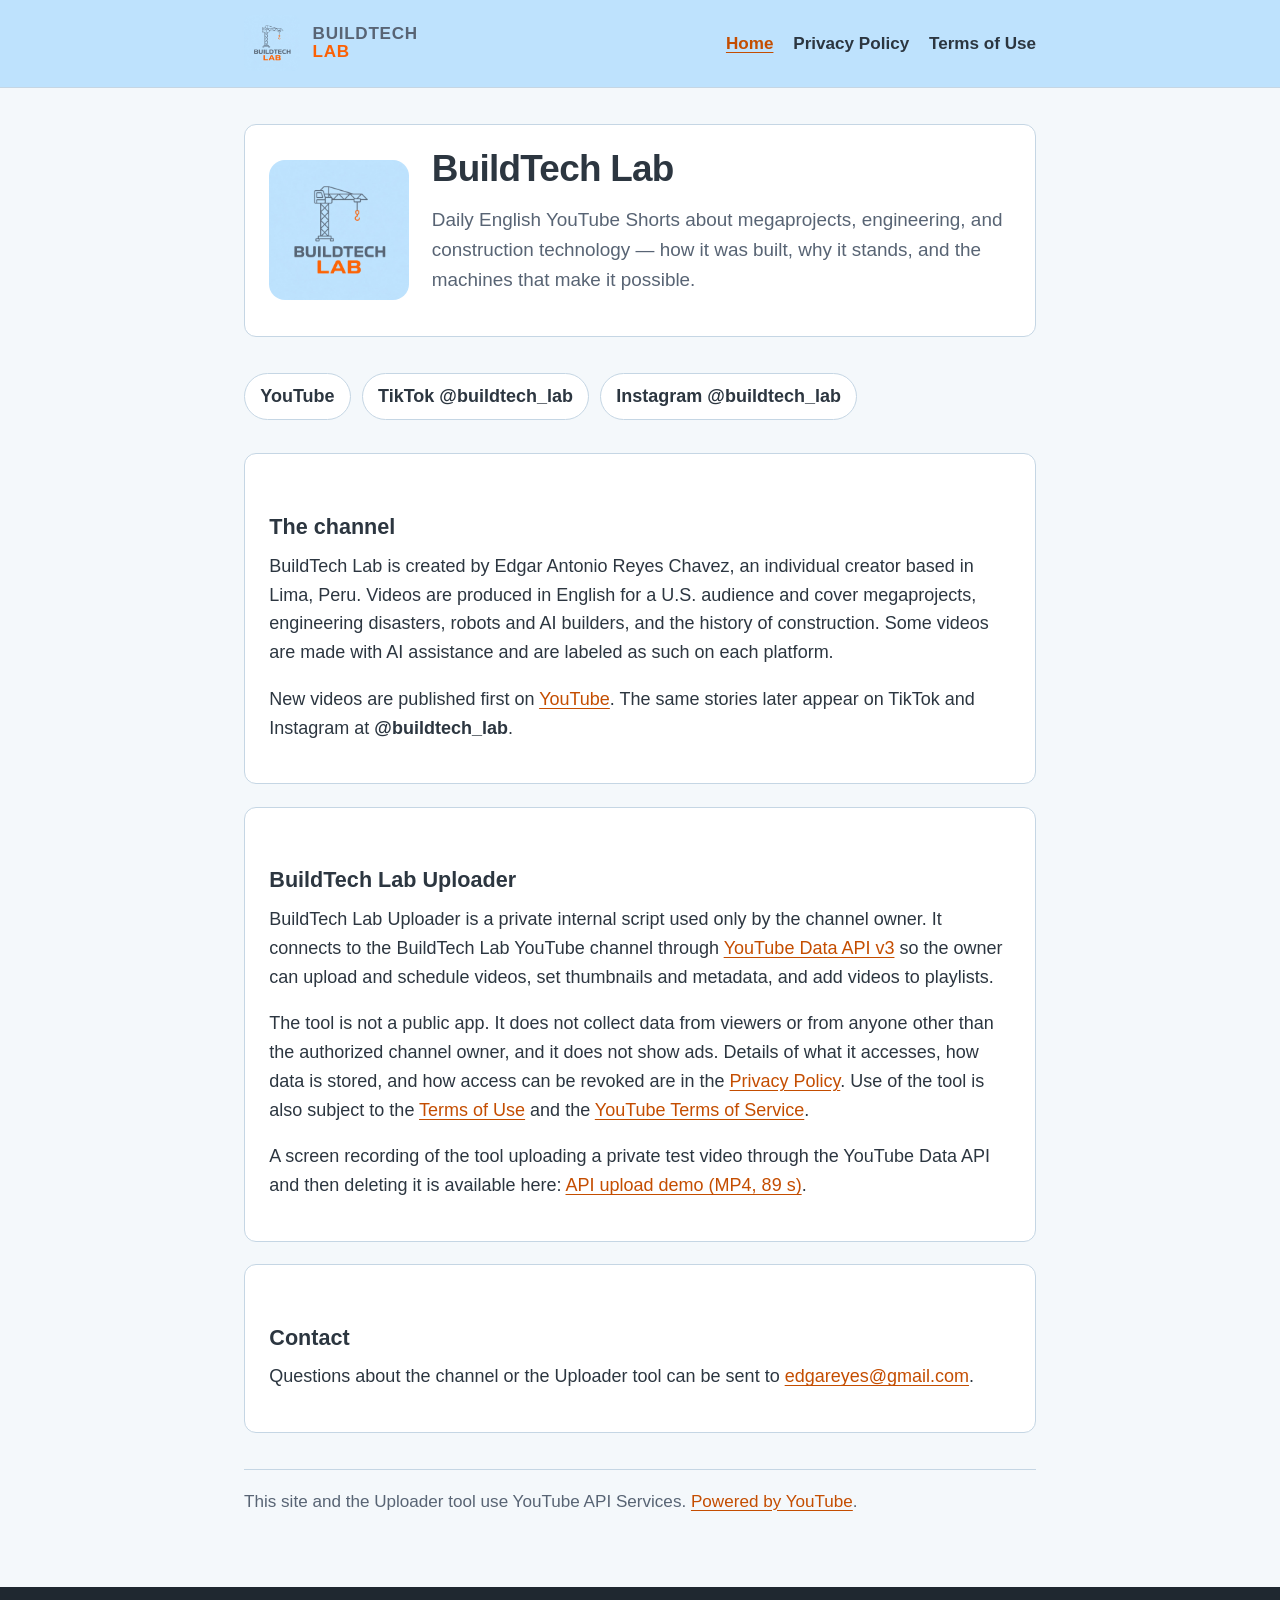
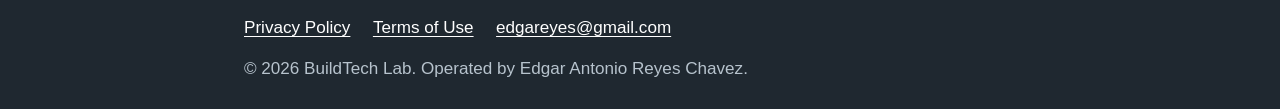
<file: index.html>
<!DOCTYPE html>
<html lang="en">
<head>
  <meta name="google-site-verification" content="aJ9HCAxNSQbOcUdQGBnpeoXm2j4bNfBljV6_o2d2XsM" />
  <meta charset="utf-8">
  <meta name="viewport" content="width=device-width, initial-scale=1">
  <meta name="description" content="BuildTech Lab is an English YouTube Shorts channel about megaprojects, engineering, and construction technology. Home of the private BuildTech Lab Uploader tool.">
  <title>BuildTech Lab — Engineering in 60 seconds</title>
  <link rel="icon" href="logo.jpg" type="image/jpeg">
  <link rel="stylesheet" href="styles.css">
</head>
<body>
  <header class="site-header">
    <div class="inner">
      <a class="brand" href="index.html">
        <img src="logo.jpg" width="800" height="800" alt="BuildTech Lab logo: a crane with an orange hook">
        <span class="wordmark"><span class="build">BUILDTECH</span><span class="lab">LAB</span></span>
      </a>
      <nav class="nav" aria-label="Primary">
        <a href="index.html" aria-current="page">Home</a>
        <a href="privacy.html">Privacy Policy</a>
        <a href="terms.html">Terms of Use</a>
      </nav>
    </div>
  </header>

  <main>
    <section class="hero">
      <img class="hero-logo" src="logo.jpg" width="800" height="800" alt="BuildTech Lab logo">
      <div>
        <h1>BuildTech Lab</h1>
        <p class="lede">Daily English YouTube Shorts about megaprojects, engineering, and construction technology — how it was built, why it stands, and the machines that make it possible.</p>
      </div>
    </section>

    <ul class="links">
      <li><a href="https://www.youtube.com/channel/UCGy6Xwe3I8vWP3yhMq9yGMQ">YouTube</a></li>
      <li><a href="https://www.tiktok.com/@buildtech_lab">TikTok @buildtech_lab</a></li>
      <li><a href="https://www.instagram.com/buildtech_lab/">Instagram @buildtech_lab</a></li>
    </ul>

    <section class="card">
      <h2>The channel</h2>
      <p>BuildTech Lab is created by Edgar Antonio Reyes Chavez, an individual creator based in Lima, Peru. Videos are produced in English for a U.S. audience and cover megaprojects, engineering disasters, robots and AI builders, and the history of construction. Some videos are made with AI assistance and are labeled as such on each platform.</p>
      <p>New videos are published first on <a href="https://www.youtube.com/channel/UCGy6Xwe3I8vWP3yhMq9yGMQ">YouTube</a>. The same stories later appear on TikTok and Instagram at <strong>@buildtech_lab</strong>.</p>
    </section>

    <section class="card">
      <h2>BuildTech Lab Uploader</h2>
      <p>BuildTech Lab Uploader is a private internal script used only by the channel owner. It connects to the BuildTech Lab YouTube channel through <a href="https://developers.google.com/youtube/v3">YouTube Data API v3</a> so the owner can upload and schedule videos, set thumbnails and metadata, and add videos to playlists.</p>
      <p>The tool is not a public app. It does not collect data from viewers or from anyone other than the authorized channel owner, and it does not show ads. Details of what it accesses, how data is stored, and how access can be revoked are in the <a href="privacy.html">Privacy Policy</a>. Use of the tool is also subject to the <a href="terms.html">Terms of Use</a> and the <a href="https://www.youtube.com/t/terms">YouTube Terms of Service</a>.</p>
      <p>A screen recording of the tool uploading a private test video through the YouTube Data API and then deleting it is available here: <a href="demo/api_upload_demo.mp4">API upload demo (MP4, 89&nbsp;s)</a>.</p>
    </section>

    <section class="card">
      <h2>Contact</h2>
      <p>Questions about the channel or the Uploader tool can be sent to <a href="mailto:edgareyes@gmail.com">edgareyes@gmail.com</a>.</p>
    </section>

    <p class="yt-credit">This site and the Uploader tool use YouTube API Services. <a href="https://www.youtube.com">Powered by YouTube</a>.</p>
  </main>

  <footer class="site-footer">
    <div class="inner">
      <nav class="footer-links" aria-label="Legal">
        <a href="privacy.html">Privacy Policy</a>
        <a href="terms.html">Terms of Use</a>
        <a href="mailto:edgareyes@gmail.com">edgareyes@gmail.com</a>
      </nav>
      <p class="footer-note">© 2026 BuildTech Lab. Operated by Edgar Antonio Reyes Chavez.</p>
    </div>
  </footer>
</body>
</html>
</file>
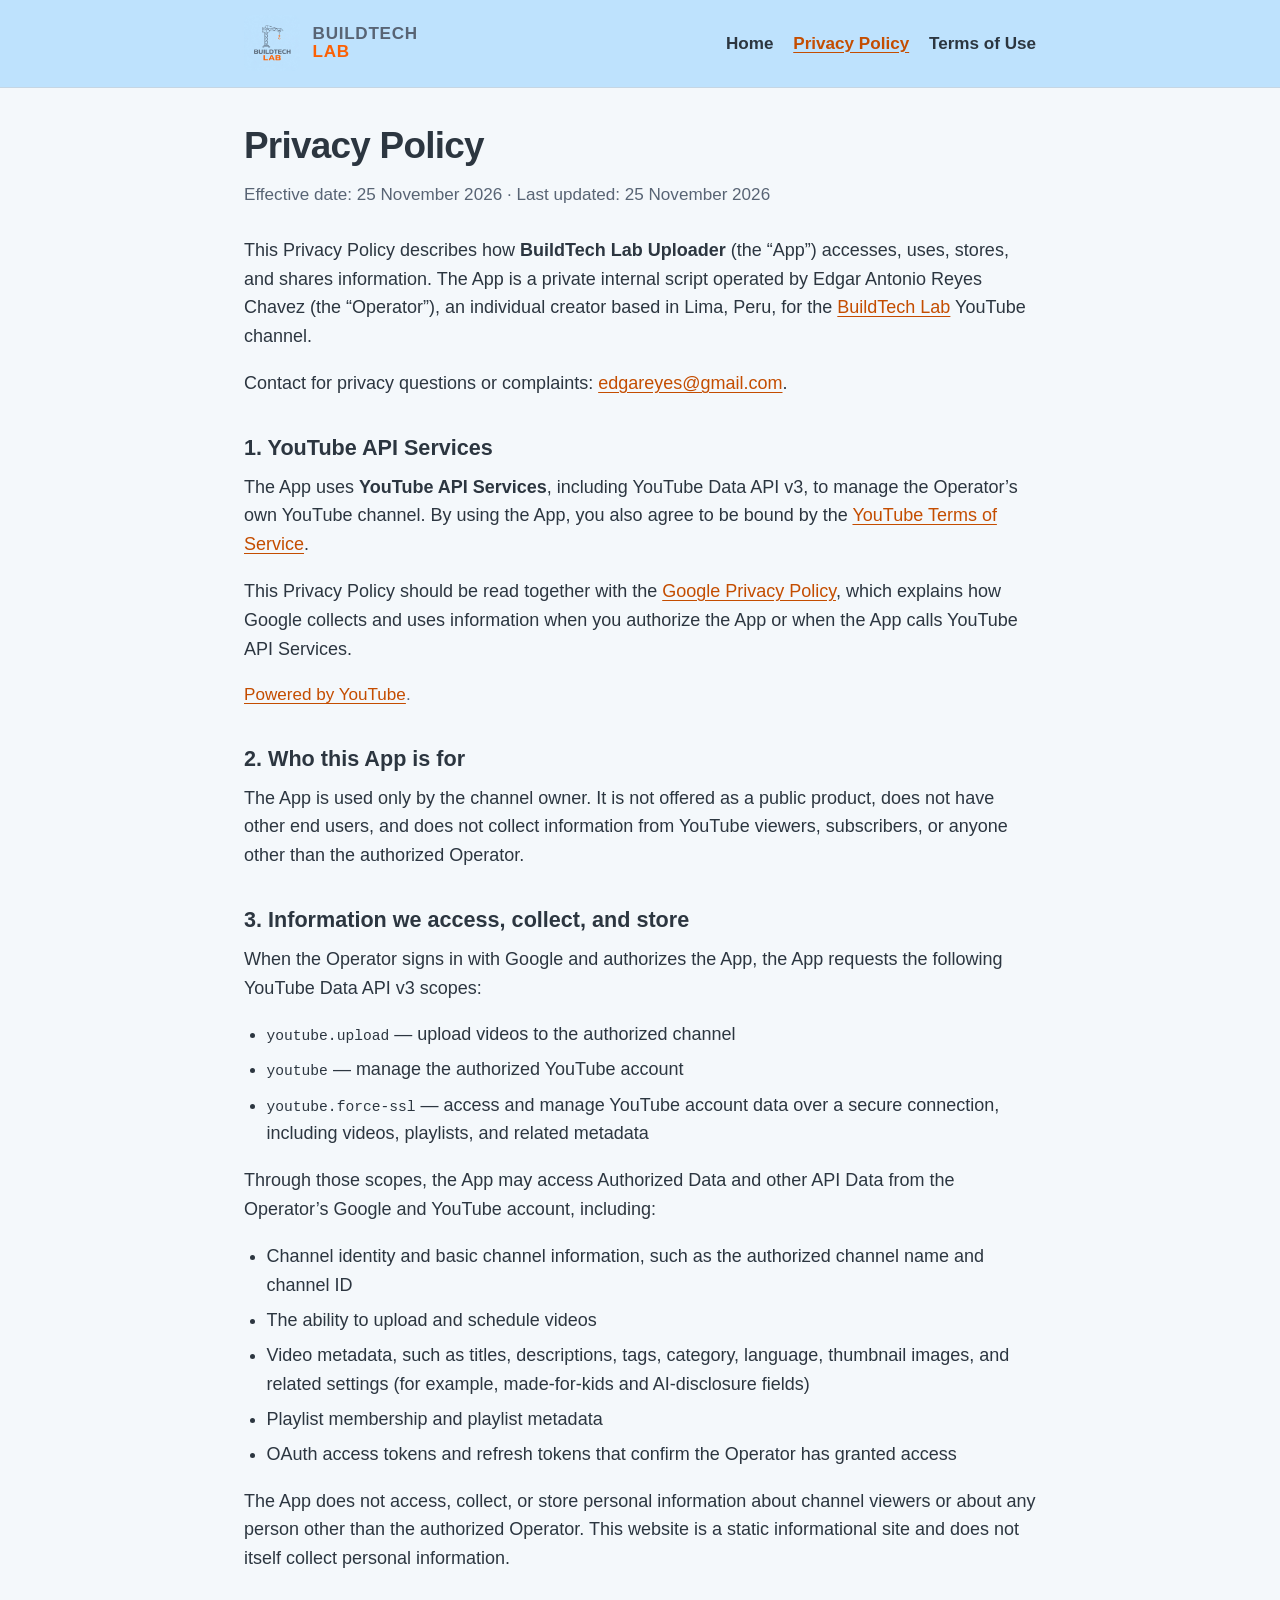
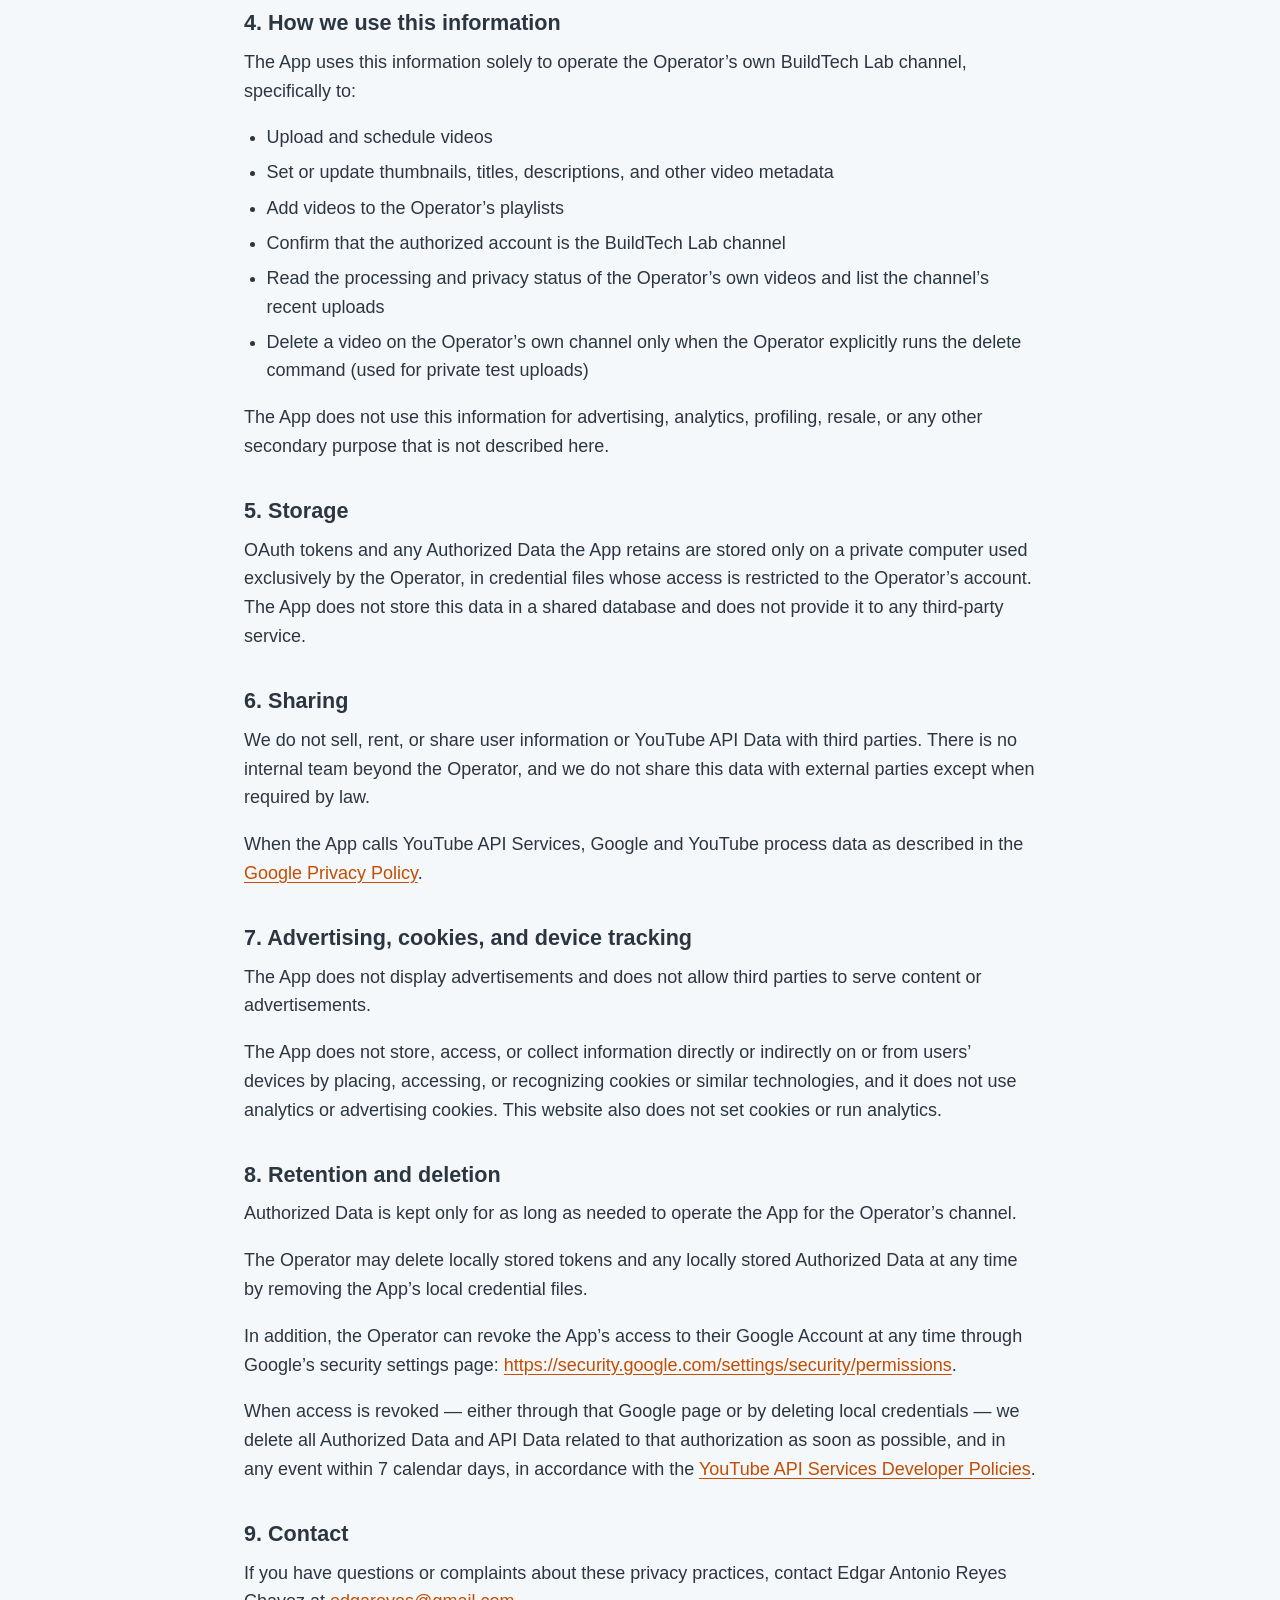
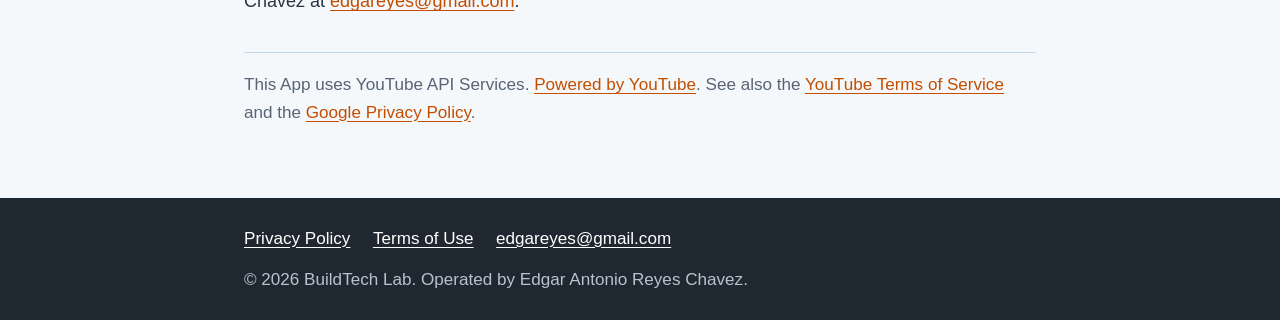
<file: privacy.html>
<!DOCTYPE html>
<html lang="en">
<head>
  <meta charset="utf-8">
  <meta name="viewport" content="width=device-width, initial-scale=1">
  <meta name="description" content="Privacy Policy for BuildTech Lab Uploader, a private tool that uses YouTube API Services.">
  <title>Privacy Policy — BuildTech Lab</title>
  <link rel="icon" href="logo.jpg" type="image/jpeg">
  <link rel="stylesheet" href="styles.css">
</head>
<body>
  <header class="site-header">
    <div class="inner">
      <a class="brand" href="index.html">
        <img src="logo.jpg" width="800" height="800" alt="BuildTech Lab logo: a crane with an orange hook">
        <span class="wordmark"><span class="build">BUILDTECH</span><span class="lab">LAB</span></span>
      </a>
      <nav class="nav" aria-label="Primary">
        <a href="index.html">Home</a>
        <a href="privacy.html" aria-current="page">Privacy Policy</a>
        <a href="terms.html">Terms of Use</a>
      </nav>
    </div>
  </header>

  <main class="legal">
    <h1>Privacy Policy</h1>
    <p class="meta">Effective date: 25 November 2026 · Last updated: 25 November 2026</p>

    <p>This Privacy Policy describes how <strong>BuildTech Lab Uploader</strong> (the “App”) accesses, uses, stores, and shares information. The App is a private internal script operated by Edgar Antonio Reyes Chavez (the “Operator”), an individual creator based in Lima, Peru, for the <a href="https://www.youtube.com/channel/UCGy6Xwe3I8vWP3yhMq9yGMQ">BuildTech Lab</a> YouTube channel.</p>

    <p>Contact for privacy questions or complaints: <a href="mailto:edgareyes@gmail.com">edgareyes@gmail.com</a>.</p>

    <h2>1. YouTube API Services</h2>
    <p>The App uses <strong>YouTube API Services</strong>, including YouTube Data API v3, to manage the Operator’s own YouTube channel. By using the App, you also agree to be bound by the <a href="https://www.youtube.com/t/terms">YouTube Terms of Service</a>.</p>
    <p>This Privacy Policy should be read together with the <a href="http://www.google.com/policies/privacy">Google Privacy Policy</a>, which explains how Google collects and uses information when you authorize the App or when the App calls YouTube API Services.</p>
    <p class="yt-credit tight"><a href="https://www.youtube.com">Powered by YouTube</a>.</p>

    <h2>2. Who this App is for</h2>
    <p>The App is used only by the channel owner. It is not offered as a public product, does not have other end users, and does not collect information from YouTube viewers, subscribers, or anyone other than the authorized Operator.</p>

    <h2>3. Information we access, collect, and store</h2>
    <p>When the Operator signs in with Google and authorizes the App, the App requests the following YouTube Data API v3 scopes:</p>
    <ul>
      <li><code>youtube.upload</code> — upload videos to the authorized channel</li>
      <li><code>youtube</code> — manage the authorized YouTube account</li>
      <li><code>youtube.force-ssl</code> — access and manage YouTube account data over a secure connection, including videos, playlists, and related metadata</li>
    </ul>
    <p>Through those scopes, the App may access Authorized Data and other API Data from the Operator’s Google and YouTube account, including:</p>
    <ul>
      <li>Channel identity and basic channel information, such as the authorized channel name and channel ID</li>
      <li>The ability to upload and schedule videos</li>
      <li>Video metadata, such as titles, descriptions, tags, category, language, thumbnail images, and related settings (for example, made-for-kids and AI-disclosure fields)</li>
      <li>Playlist membership and playlist metadata</li>
      <li>OAuth access tokens and refresh tokens that confirm the Operator has granted access</li>
    </ul>
    <p>The App does not access, collect, or store personal information about channel viewers or about any person other than the authorized Operator. This website is a static informational site and does not itself collect personal information.</p>

    <h2>4. How we use this information</h2>
    <p>The App uses this information solely to operate the Operator’s own BuildTech Lab channel, specifically to:</p>
    <ul>
      <li>Upload and schedule videos</li>
      <li>Set or update thumbnails, titles, descriptions, and other video metadata</li>
      <li>Add videos to the Operator’s playlists</li>
      <li>Confirm that the authorized account is the BuildTech Lab channel</li>
      <li>Read the processing and privacy status of the Operator’s own videos and list the channel’s recent uploads</li>
      <li>Delete a video on the Operator’s own channel only when the Operator explicitly runs the delete command (used for private test uploads)</li>
    </ul>
    <p>The App does not use this information for advertising, analytics, profiling, resale, or any other secondary purpose that is not described here.</p>

    <h2>5. Storage</h2>
    <p>OAuth tokens and any Authorized Data the App retains are stored only on a private computer used exclusively by the Operator, in credential files whose access is restricted to the Operator’s account. The App does not store this data in a shared database and does not provide it to any third-party service.</p>

    <h2>6. Sharing</h2>
    <p>We do not sell, rent, or share user information or YouTube API Data with third parties. There is no internal team beyond the Operator, and we do not share this data with external parties except when required by law.</p>
    <p>When the App calls YouTube API Services, Google and YouTube process data as described in the <a href="http://www.google.com/policies/privacy">Google Privacy Policy</a>.</p>

    <h2>7. Advertising, cookies, and device tracking</h2>
    <p>The App does not display advertisements and does not allow third parties to serve content or advertisements.</p>
    <p>The App does not store, access, or collect information directly or indirectly on or from users’ devices by placing, accessing, or recognizing cookies or similar technologies, and it does not use analytics or advertising cookies. This website also does not set cookies or run analytics.</p>

    <h2>8. Retention and deletion</h2>
    <p>Authorized Data is kept only for as long as needed to operate the App for the Operator’s channel.</p>
    <p>The Operator may delete locally stored tokens and any locally stored Authorized Data at any time by removing the App’s local credential files.</p>
    <p>In addition, the Operator can revoke the App’s access to their Google Account at any time through Google’s security settings page: <a href="https://security.google.com/settings/security/permissions">https://security.google.com/settings/security/permissions</a>.</p>
    <p>When access is revoked — either through that Google page or by deleting local credentials — we delete all Authorized Data and API Data related to that authorization as soon as possible, and in any event within 7 calendar days, in accordance with the <a href="https://developers.google.com/youtube/terms/developer-policies">YouTube API Services Developer Policies</a>.</p>

    <h2>9. Contact</h2>
    <p>If you have questions or complaints about these privacy practices, contact Edgar Antonio Reyes Chavez at <a href="mailto:edgareyes@gmail.com">edgareyes@gmail.com</a>.</p>

    <p class="yt-credit">This App uses YouTube API Services. <a href="https://www.youtube.com">Powered by YouTube</a>. See also the <a href="https://www.youtube.com/t/terms">YouTube Terms of Service</a> and the <a href="http://www.google.com/policies/privacy">Google Privacy Policy</a>.</p>
  </main>

  <footer class="site-footer">
    <div class="inner">
      <nav class="footer-links" aria-label="Legal">
        <a href="privacy.html" aria-current="page">Privacy Policy</a>
        <a href="terms.html">Terms of Use</a>
        <a href="mailto:edgareyes@gmail.com">edgareyes@gmail.com</a>
      </nav>
      <p class="footer-note">© 2026 BuildTech Lab. Operated by Edgar Antonio Reyes Chavez.</p>
    </div>
  </footer>
</body>
</html>
</file>
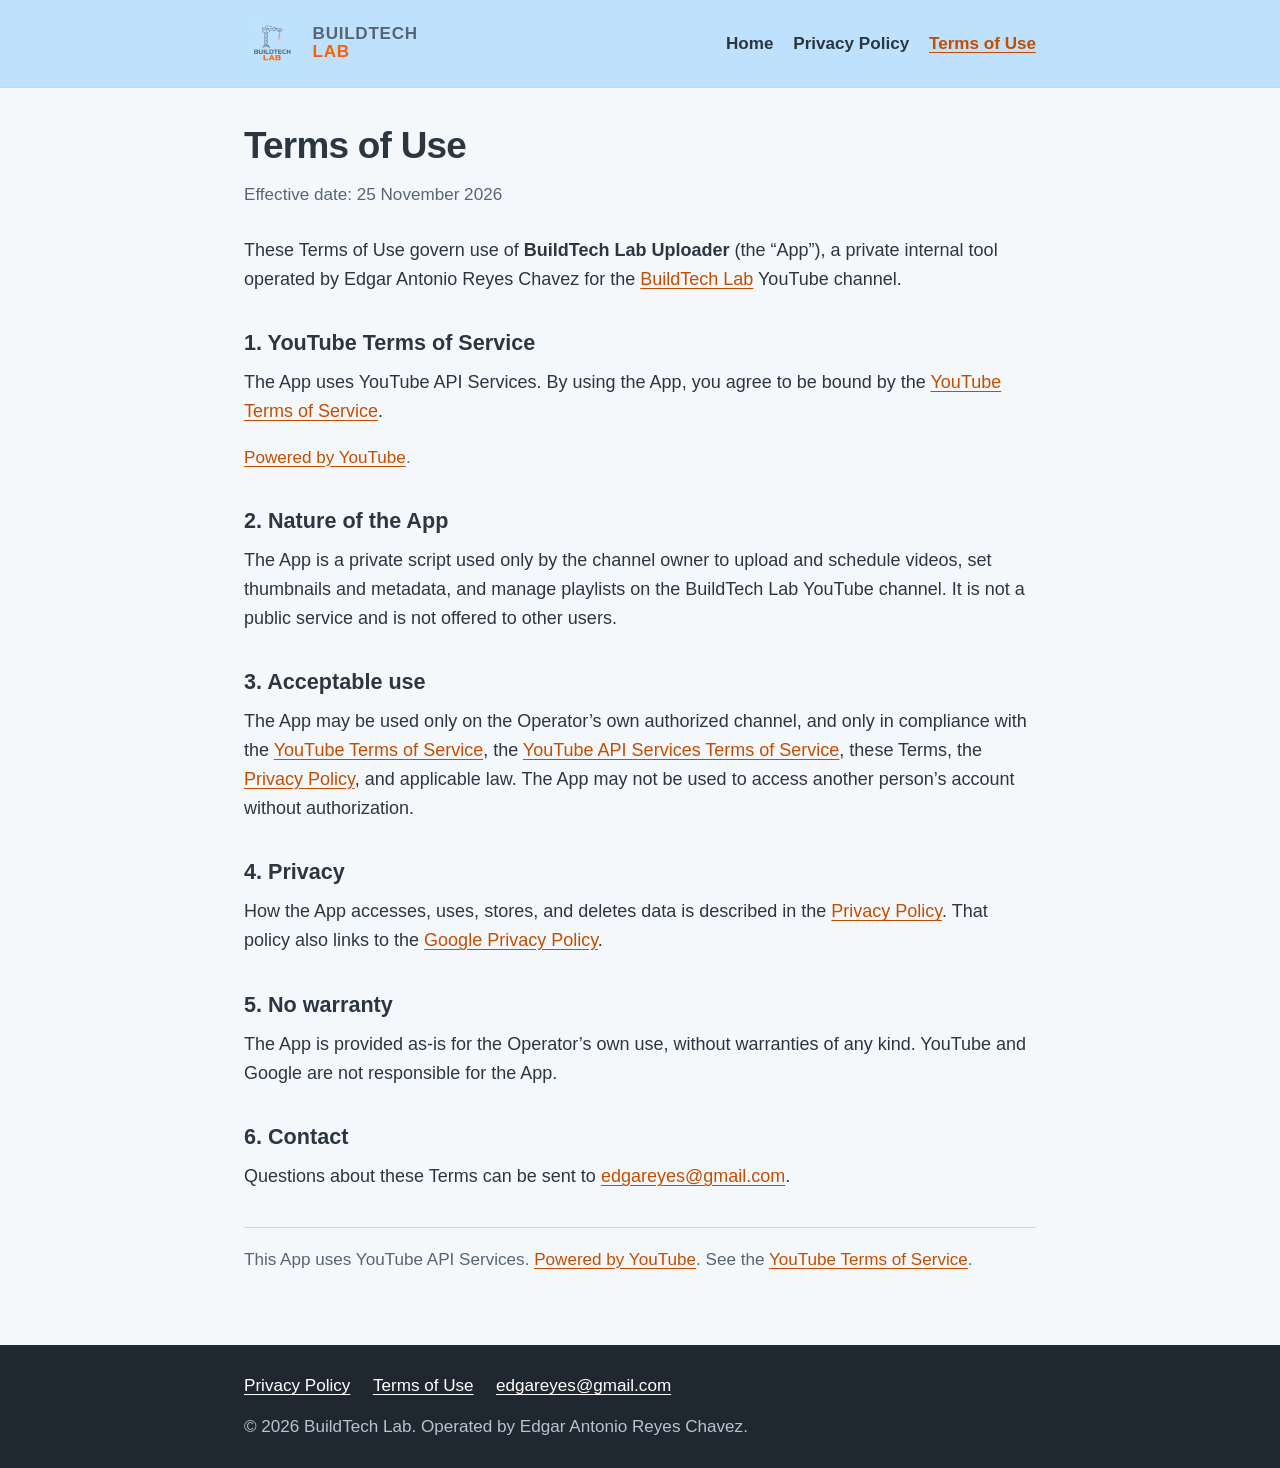
<file: terms.html>
<!DOCTYPE html>
<html lang="en">
<head>
  <meta charset="utf-8">
  <meta name="viewport" content="width=device-width, initial-scale=1">
  <meta name="description" content="Terms of Use for BuildTech Lab Uploader. Users of the tool are bound by the YouTube Terms of Service.">
  <title>Terms of Use — BuildTech Lab</title>
  <link rel="icon" href="logo.jpg" type="image/jpeg">
  <link rel="stylesheet" href="styles.css">
</head>
<body>
  <header class="site-header">
    <div class="inner">
      <a class="brand" href="index.html">
        <img src="logo.jpg" width="800" height="800" alt="BuildTech Lab logo: a crane with an orange hook">
        <span class="wordmark"><span class="build">BUILDTECH</span><span class="lab">LAB</span></span>
      </a>
      <nav class="nav" aria-label="Primary">
        <a href="index.html">Home</a>
        <a href="privacy.html">Privacy Policy</a>
        <a href="terms.html" aria-current="page">Terms of Use</a>
      </nav>
    </div>
  </header>

  <main class="legal">
    <h1>Terms of Use</h1>
    <p class="meta">Effective date: 25 November 2026</p>

    <p>These Terms of Use govern use of <strong>BuildTech Lab Uploader</strong> (the “App”), a private internal tool operated by Edgar Antonio Reyes Chavez for the <a href="https://www.youtube.com/channel/UCGy6Xwe3I8vWP3yhMq9yGMQ">BuildTech Lab</a> YouTube channel.</p>

    <h2>1. YouTube Terms of Service</h2>
    <p>The App uses YouTube API Services. By using the App, you agree to be bound by the <a href="https://www.youtube.com/t/terms">YouTube Terms of Service</a>.</p>
    <p class="yt-credit tight"><a href="https://www.youtube.com">Powered by YouTube</a>.</p>

    <h2>2. Nature of the App</h2>
    <p>The App is a private script used only by the channel owner to upload and schedule videos, set thumbnails and metadata, and manage playlists on the BuildTech Lab YouTube channel. It is not a public service and is not offered to other users.</p>

    <h2>3. Acceptable use</h2>
    <p>The App may be used only on the Operator’s own authorized channel, and only in compliance with the <a href="https://www.youtube.com/t/terms">YouTube Terms of Service</a>, the <a href="https://developers.google.com/youtube/terms/api-services-terms-of-service">YouTube API Services Terms of Service</a>, these Terms, the <a href="privacy.html">Privacy Policy</a>, and applicable law. The App may not be used to access another person’s account without authorization.</p>

    <h2>4. Privacy</h2>
    <p>How the App accesses, uses, stores, and deletes data is described in the <a href="privacy.html">Privacy Policy</a>. That policy also links to the <a href="http://www.google.com/policies/privacy">Google Privacy Policy</a>.</p>

    <h2>5. No warranty</h2>
    <p>The App is provided as-is for the Operator’s own use, without warranties of any kind. YouTube and Google are not responsible for the App.</p>

    <h2>6. Contact</h2>
    <p>Questions about these Terms can be sent to <a href="mailto:edgareyes@gmail.com">edgareyes@gmail.com</a>.</p>

    <p class="yt-credit">This App uses YouTube API Services. <a href="https://www.youtube.com">Powered by YouTube</a>. See the <a href="https://www.youtube.com/t/terms">YouTube Terms of Service</a>.</p>
  </main>

  <footer class="site-footer">
    <div class="inner">
      <nav class="footer-links" aria-label="Legal">
        <a href="privacy.html">Privacy Policy</a>
        <a href="terms.html" aria-current="page">Terms of Use</a>
        <a href="mailto:edgareyes@gmail.com">edgareyes@gmail.com</a>
      </nav>
      <p class="footer-note">© 2026 BuildTech Lab. Operated by Edgar Antonio Reyes Chavez.</p>
    </div>
  </footer>
</body>
</html>
</file>
<file: styles.css>
/* BuildTech Lab — shared styles for the public info site (draft) */
:root {
  --bg-page: #f4f8fb;
  --bg-header: #bee2fd;
  --bg-card: #ffffff;
  --ink: #2c3640;
  --ink-muted: #586474;
  --line: #c5d6e4;
  --accent: #c44d00;
  --accent-bright: #fc6004;
  --max: 44rem;
  --radius: 12px;
}

*,
*::before,
*::after {
  box-sizing: border-box;
}

html {
  font-size: 112.5%;
  -webkit-text-size-adjust: 100%;
}

body {
  margin: 0;
  min-height: 100vh;
  display: flex;
  flex-direction: column;
  color: var(--ink);
  background: var(--bg-page);
  font-family: "Segoe UI", "Helvetica Neue", Helvetica, Arial, sans-serif;
  line-height: 1.6;
}

a {
  color: var(--accent);
  text-underline-offset: 0.15em;
}

a:hover {
  color: var(--accent-bright);
}

a:focus-visible {
  outline: 3px solid var(--accent-bright);
  outline-offset: 2px;
}

img {
  max-width: 100%;
  height: auto;
}

.site-header {
  background: var(--bg-header);
  border-bottom: 1px solid var(--line);
}

.site-header .inner,
.site-footer .inner,
main {
  width: min(var(--max), calc(100% - 2rem));
  margin-inline: auto;
}

.site-header .inner {
  display: flex;
  flex-wrap: wrap;
  align-items: center;
  justify-content: space-between;
  gap: 1rem;
  padding: 0.85rem 0;
}

.brand {
  display: flex;
  align-items: center;
  gap: 0.7rem;
  text-decoration: none;
  color: inherit;
}

.brand img {
  width: 56px;
  height: 56px;
  border-radius: 8px;
  display: block;
}

.wordmark {
  display: flex;
  flex-direction: column;
  line-height: 1.05;
  letter-spacing: 0.04em;
  font-weight: 700;
}

.wordmark .build {
  color: var(--ink-muted);
  font-size: 0.95rem;
}

.wordmark .lab {
  color: var(--accent-bright);
  font-size: 0.95rem;
}

.nav {
  display: flex;
  flex-wrap: wrap;
  gap: 0.25rem 1.1rem;
}

.nav a {
  color: var(--ink);
  text-decoration: none;
  font-weight: 600;
  font-size: 0.95rem;
}

.nav a:hover,
.nav a[aria-current="page"] {
  color: var(--accent);
  text-decoration: underline;
}

main {
  flex: 1;
  padding: 2rem 0 3rem;
}

h1 {
  margin: 0 0 0.75rem;
  font-size: 1.85rem;
  line-height: 1.2;
  letter-spacing: -0.02em;
}

h2 {
  margin: 2rem 0 0.6rem;
  font-size: 1.2rem;
  line-height: 1.3;
}

h3 {
  margin: 1.4rem 0 0.4rem;
  font-size: 1.05rem;
}

p,
ul {
  margin: 0 0 1rem;
}

ul {
  padding-left: 1.25rem;
}

li {
  margin-bottom: 0.35rem;
}

.lede {
  font-size: 1.05rem;
  color: var(--ink-muted);
}

.meta {
  color: var(--ink-muted);
  font-size: 0.95rem;
  margin-bottom: 1.5rem;
}

.hero {
  display: grid;
  gap: 1.25rem;
  margin-bottom: 2rem;
  padding: 1.25rem 1.35rem;
  background: var(--bg-card);
  border: 1px solid var(--line);
  border-radius: var(--radius);
}

.hero-logo {
  width: 140px;
  height: 140px;
  border-radius: 16px;
  display: block;
}

.links {
  display: flex;
  flex-wrap: wrap;
  gap: 0.6rem;
  margin: 0 0 1.5rem;
  padding: 0;
  list-style: none;
}

.links a {
  display: inline-block;
  padding: 0.45rem 0.85rem;
  border: 1px solid var(--line);
  border-radius: 999px;
  background: var(--bg-card);
  text-decoration: none;
  font-weight: 600;
  color: var(--ink);
}

.links a:hover {
  border-color: var(--accent-bright);
  color: var(--accent);
}

.card {
  background: var(--bg-card);
  border: 1px solid var(--line);
  border-radius: var(--radius);
  padding: 1.25rem 1.35rem;
  margin-bottom: 1.25rem;
}

.legal a {
  overflow-wrap: anywhere;
}

.yt-credit.tight {
  margin-top: 0;
  padding-top: 0;
  border-top: 0;
}

.yt-credit {
  margin-top: 2rem;
  padding-top: 1rem;
  border-top: 1px solid var(--line);
  color: var(--ink-muted);
  font-size: 0.95rem;
}

.site-footer {
  background: #1f2830;
  color: #d5dee6;
  margin-top: auto;
  padding: 1.5rem 0;
  font-size: 0.95rem;
}

.site-footer a {
  color: #fff;
}

.site-footer .inner {
  display: flex;
  flex-wrap: wrap;
  gap: 0.75rem 1.5rem;
  justify-content: space-between;
  align-items: flex-start;
}

.footer-links {
  display: flex;
  flex-wrap: wrap;
  gap: 0.75rem 1.25rem;
}

.footer-note {
  margin: 0;
  color: #b7c3cd;
}

@media (min-width: 640px) {
  .hero {
    grid-template-columns: 140px 1fr;
    align-items: center;
  }

  h1 {
    font-size: 2.05rem;
  }
}
</file>
